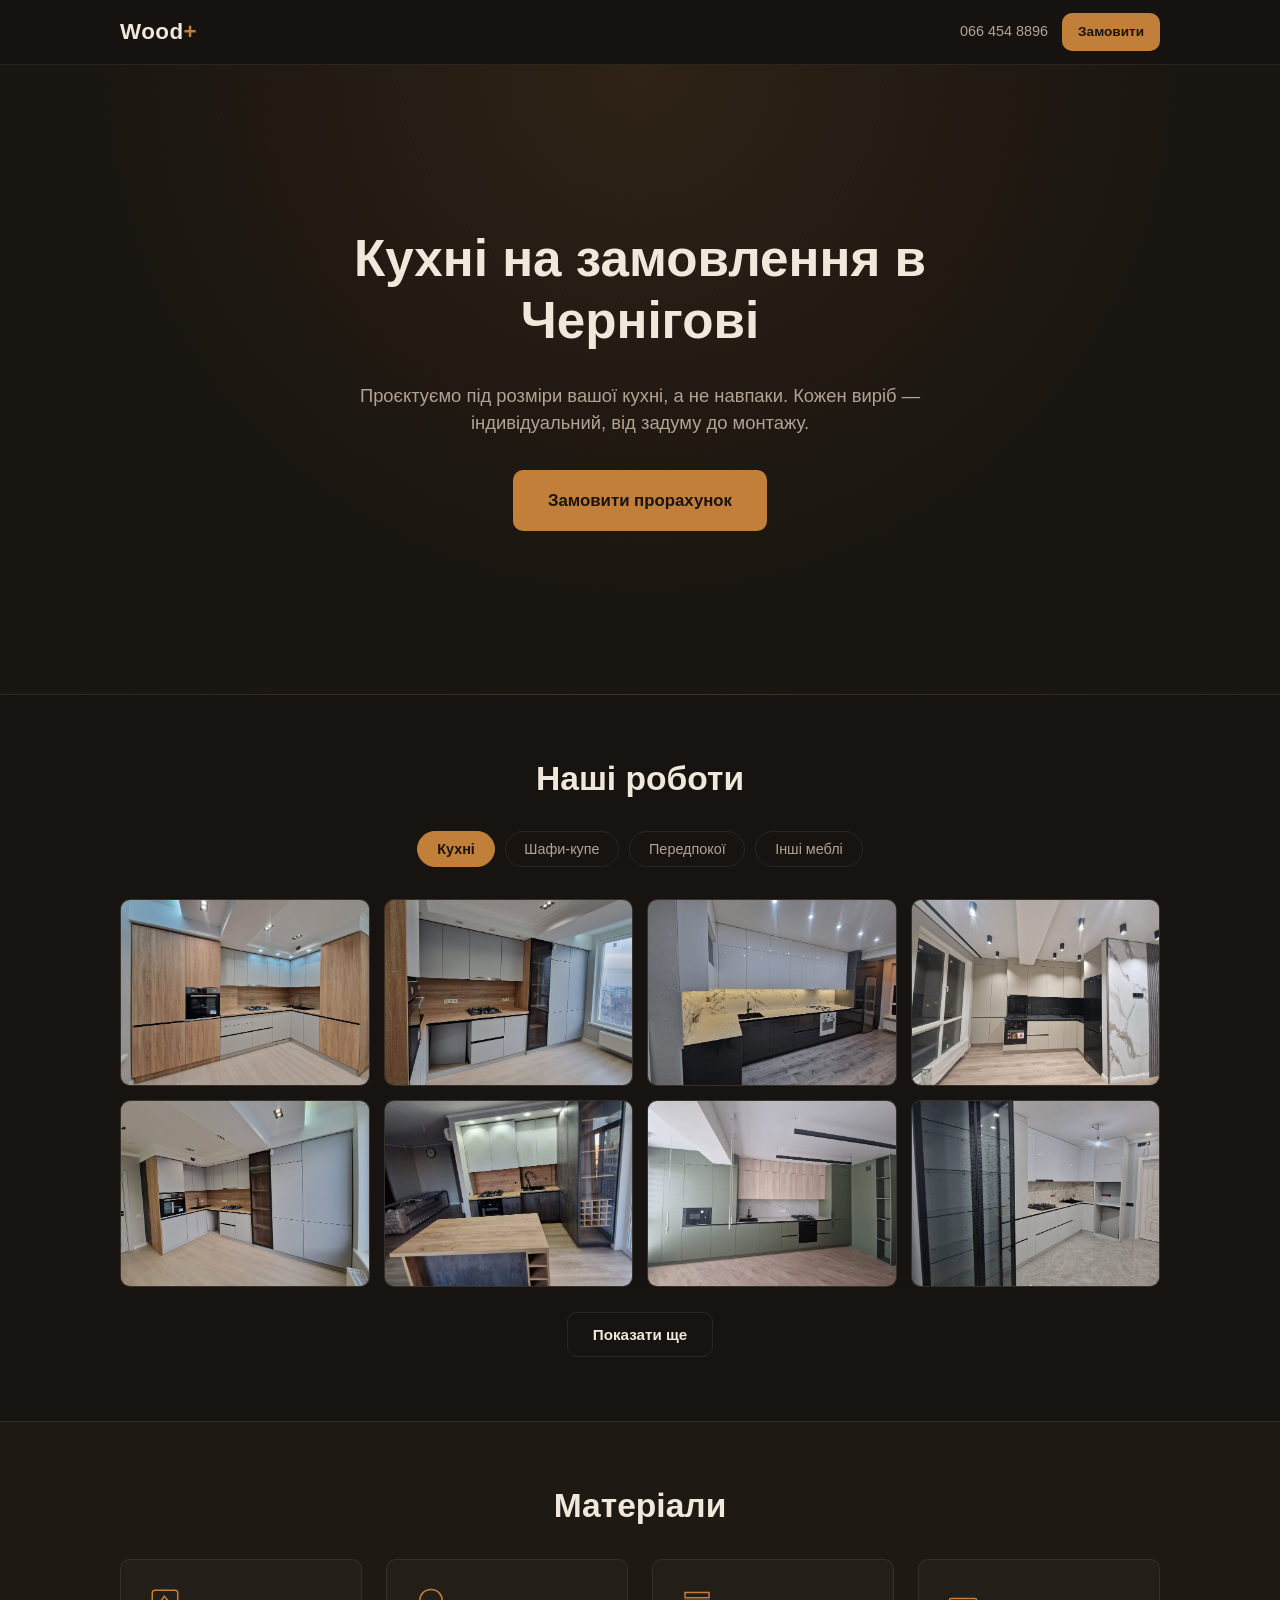
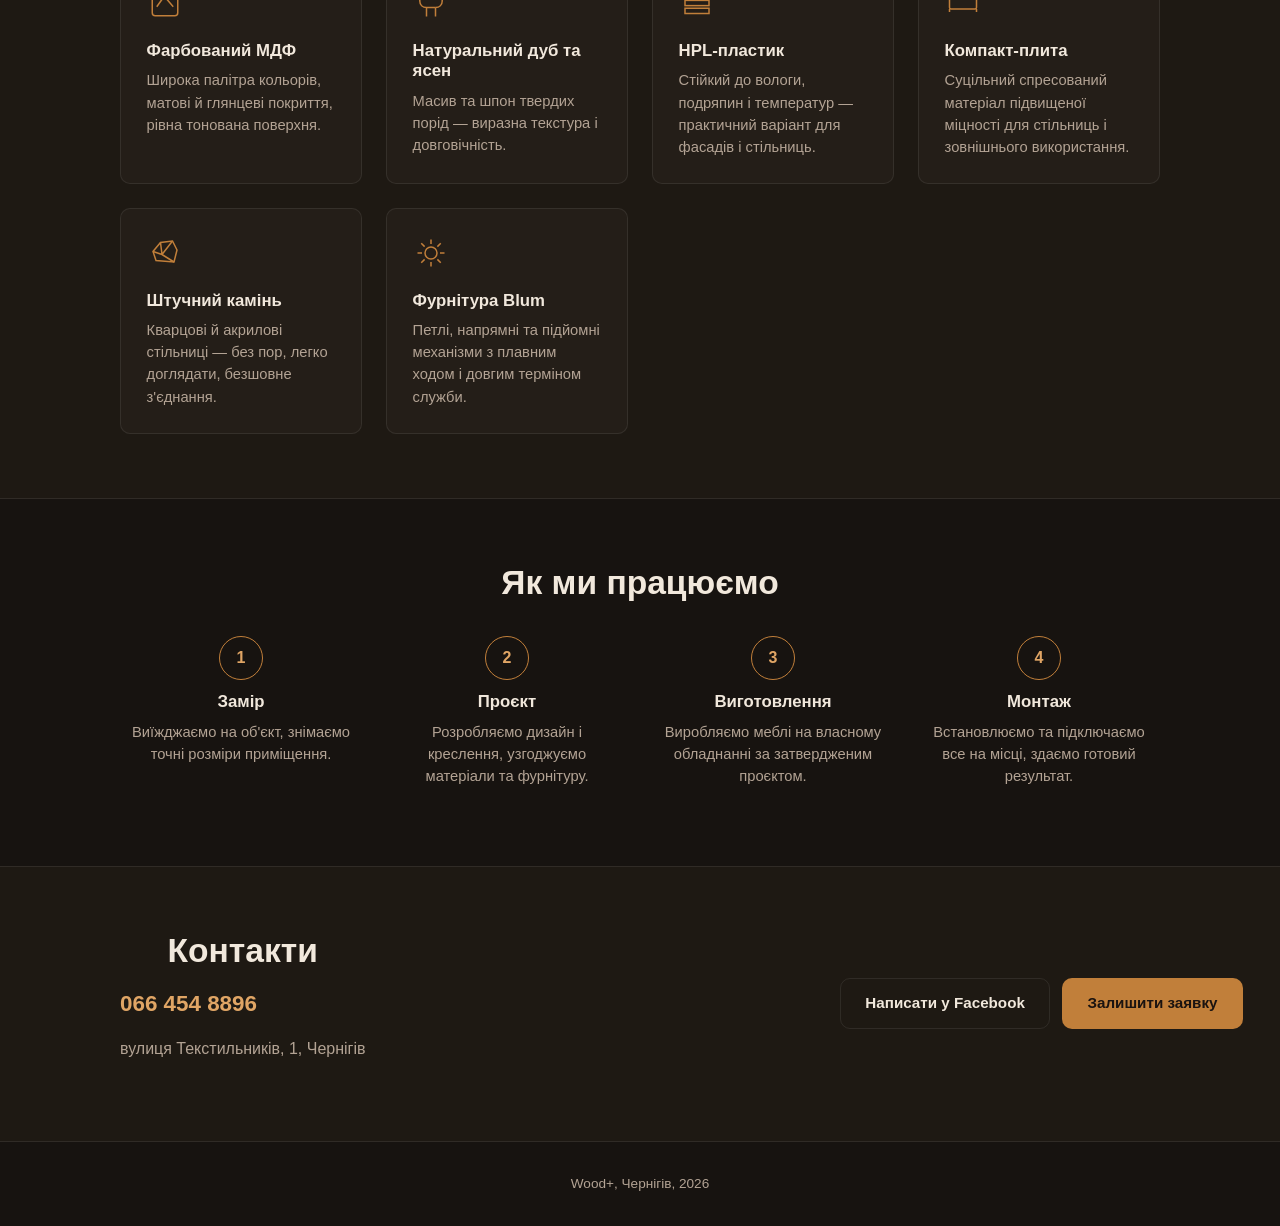
<file: index.html>
<!DOCTYPE html>
<html lang="uk">
<head>
<meta charset="UTF-8">
<meta name="viewport" content="width=device-width, initial-scale=1.0">
<title>Кухні на замовлення Чернігів | Wood+</title>
<meta name="description" content="Wood+ — меблева майстерня в Чернігові. Кухні на замовлення: індивідуальний проєкт, заміри, виготовлення та монтаж під ключ.">

<!-- Open Graph: замініть og:url на фінальну адресу GitHub Pages після публікації -->
<meta property="og:title" content="Кухні на замовлення Чернігів | Wood+">
<meta property="og:description" content="Меблева майстерня Wood+ у Чернігові. Кухні на замовлення: індивідуальний проєкт під ваш простір.">
<meta property="og:type" content="website">
<meta property="og:locale" content="uk_UA">
<meta property="og:image" content="images/og-cover.jpg">

<link rel="stylesheet" href="style.css">
</head>
<body>

<header class="site-header">
  <div class="wrap header-inner">
    <a href="#top" class="logo">Wood<span class="accent">+</span></a>
    <div class="header-actions">
      <a href="tel:+380664548896" class="phone-link">066 454 8896</a>
      <a href="https://forms.gle/1YgUfyLPK2hB9M4S6" target="_blank" rel="noopener" class="btn btn-accent btn-small">Замовити</a>
    </div>
  </div>
</header>

<main id="top">

  <section class="hero">
    <div class="wrap hero-inner">
      <h1>Кухні на замовлення в Чернігові</h1>
      <p class="hero-sub">Проєктуємо під розміри вашої кухні, а не навпаки. Кожен виріб — індивідуальний, від задуму до монтажу.</p>
      <a href="https://forms.gle/1YgUfyLPK2hB9M4S6" target="_blank" rel="noopener" class="btn btn-accent btn-large">Замовити прорахунок</a>
    </div>
  </section>

  <section class="section" id="works">
    <div class="wrap">
      <h2>Наші роботи</h2>

      <div class="filter-bar" role="tablist" aria-label="Категорії робіт">
        <button type="button" class="filter-btn is-active" data-category="kitchen">Кухні</button>
        <button type="button" class="filter-btn" data-category="wardrobe">Шафи-купе</button>
        <button type="button" class="filter-btn" data-category="hallway">Передпокої</button>
        <button type="button" class="filter-btn" data-category="other">Інші меблі</button>
      </div>

      <div class="gallery-grid" id="galleryGrid"></div>
    </div>
  </section>

  <section class="section section-alt" id="materials">
    <div class="wrap">
      <h2>Матеріали</h2>
      <div class="materials-grid">

        <div class="material-card">
          <svg class="material-icon" viewBox="0 0 48 48" fill="none" stroke="currentColor" stroke-width="2">
            <rect x="7" y="7" width="34" height="34" rx="4"/>
            <path d="M13 29 L23 15 L35 29" />
          </svg>
          <h3>Фарбований МДФ</h3>
          <p>Широка палітра кольорів, матові й глянцеві покриття, рівна тонована поверхня.</p>
        </div>

        <div class="material-card">
          <svg class="material-icon" viewBox="0 0 48 48" fill="none" stroke="currentColor" stroke-width="2">
            <path d="M24 6 C15 6 9 13 9 21 C9 27 13 30 18 30 L18 42 M30 30 L30 42 M18 30 L30 30"/>
            <path d="M24 6 C33 6 39 13 39 21 C39 27 35 30 30 30"/>
          </svg>
          <h3>Натуральний дуб та ясен</h3>
          <p>Масив та шпон твердих порід — виразна текстура і довговічність.</p>
        </div>

        <div class="material-card">
          <svg class="material-icon" viewBox="0 0 48 48" fill="none" stroke="currentColor" stroke-width="2">
            <rect x="8" y="10" width="32" height="7"/>
            <rect x="8" y="20.5" width="32" height="7"/>
            <rect x="8" y="31" width="32" height="7"/>
          </svg>
          <h3>HPL-пластик</h3>
          <p>Стійкий до вологи, подряпин і температур — практичний варіант для фасадів і стільниць.</p>
        </div>

        <div class="material-card">
          <svg class="material-icon" viewBox="0 0 48 48" fill="none" stroke="currentColor" stroke-width="2">
            <rect x="6" y="18" width="36" height="14" rx="2"/>
            <path d="M6 32 L6 36 M42 32 L42 36"/>
          </svg>
          <h3>Компакт-плита</h3>
          <p>Суцільний спресований матеріал підвищеної міцності для стільниць і зовнішнього використання.</p>
        </div>

        <div class="material-card">
          <svg class="material-icon" viewBox="0 0 48 48" fill="none" stroke="currentColor" stroke-width="2">
            <path d="M12 34 L8 22 L18 10 L34 8 L40 20 L36 36 Z"/>
            <path d="M8 22 L20 26 L36 36 M18 10 L20 26 M34 8 L20 26"/>
          </svg>
          <h3>Штучний камінь</h3>
          <p>Кварцові й акрилові стільниці — без пор, легко доглядати, безшовне з'єднання.</p>
        </div>

        <div class="material-card">
          <svg class="material-icon" viewBox="0 0 48 48" fill="none" stroke="currentColor" stroke-width="2">
            <circle cx="24" cy="24" r="8"/>
            <path d="M24 6 L24 12 M24 36 L24 42 M6 24 L12 24 M36 24 L42 24 M11 11 L15.5 15.5 M32.5 32.5 L37 37 M37 11 L32.5 15.5 M15.5 32.5 L11 37"/>
          </svg>
          <h3>Фурнітура Blum</h3>
          <p>Петлі, напрямні та підйомні механізми з плавним ходом і довгим терміном служби.</p>
        </div>

      </div>
    </div>
  </section>

  <section class="section" id="process">
    <div class="wrap">
      <h2>Як ми працюємо</h2>
      <ol class="steps">
        <li class="step">
          <span class="step-num">1</span>
          <h3>Замір</h3>
          <p>Виїжджаємо на об'єкт, знімаємо точні розміри приміщення.</p>
        </li>
        <li class="step">
          <span class="step-num">2</span>
          <h3>Проєкт</h3>
          <p>Розробляємо дизайн і креслення, узгоджуємо матеріали та фурнітуру.</p>
        </li>
        <li class="step">
          <span class="step-num">3</span>
          <h3>Виготовлення</h3>
          <p>Виробляємо меблі на власному обладнанні за затвердженим проєктом.</p>
        </li>
        <li class="step">
          <span class="step-num">4</span>
          <h3>Монтаж</h3>
          <p>Встановлюємо та підключаємо все на місці, здаємо готовий результат.</p>
        </li>
      </ol>
    </div>
  </section>

  <section class="section section-alt" id="contact">
    <div class="wrap contact-inner">
      <div class="contact-info">
        <h2>Контакти</h2>
        <p><a href="tel:+380664548896" class="contact-phone">066 454 8896</a></p>
        <p class="contact-address">вулиця Текстильників, 1, Чернігів</p>
      </div>
      <div class="contact-actions">
        <a href="https://www.facebook.com/profile.php?id=100065492979394" target="_blank" rel="noopener" class="btn btn-outline">Написати у Facebook</a>
        <a href="https://forms.gle/1YgUfyLPK2hB9M4S6" target="_blank" rel="noopener" class="btn btn-accent">Залишити заявку</a>
      </div>
    </div>
  </section>

</main>

<footer class="site-footer">
  <div class="wrap">
    <p>Wood+, Чернігів, <span id="year"></span></p>
  </div>
</footer>

<div class="lightbox" id="lightbox" aria-hidden="true">
  <button type="button" class="lightbox-close" id="lightboxClose" aria-label="Закрити">
    <svg viewBox="0 0 24 24" fill="none" stroke="currentColor" stroke-width="2"><path d="M5 5 L19 19 M19 5 L5 19"/></svg>
  </button>
  <div class="lightbox-content" id="lightboxContent"></div>
</div>

<script src="script.js"></script>
</body>
</html>
</file>
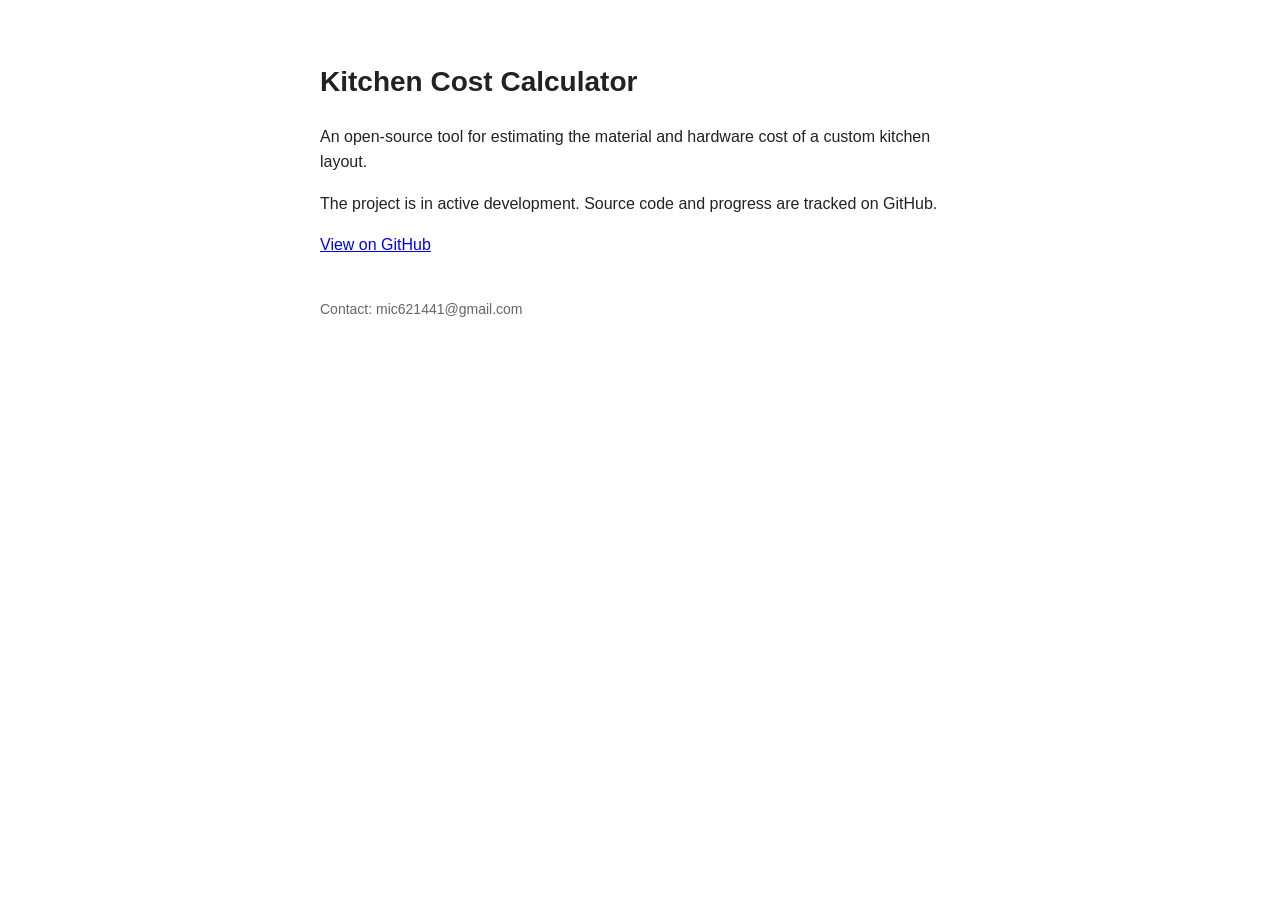
<file: calculator/index.html>
<!DOCTYPE html>
<html lang="en">
<head>
<meta charset="UTF-8">
<meta name="viewport" content="width=device-width, initial-scale=1.0">
<title>Kitchen Cost Calculator — Open Source Project</title>
<style>
  body {
    font-family: -apple-system, Segoe UI, Arial, sans-serif;
    max-width: 640px;
    margin: 60px auto;
    padding: 0 20px;
    line-height: 1.6;
    color: #222;
  }
  h1 { font-size: 28px; }
  code {
    background: #f4f4f4;
    padding: 2px 6px;
    border-radius: 4px;
  }
  footer {
    margin-top: 40px;
    font-size: 14px;
    color: #666;
  }
</style>
</head>
<body>

<h1>Kitchen Cost Calculator</h1>

<p>An open-source tool for estimating the material and hardware cost of a custom kitchen layout.</p>

<p>The project is in active development. Source code and progress are tracked on GitHub.</p>

<p><a href="https://github.com/mic621441-star/kitchen-calculator">View on GitHub</a></p>

<footer>
  Contact: mic621441@gmail.com
</footer>

</body>
</html>
</file>
<file: style.css>
:root {
  --bg: #171310;
  --bg-alt: #1e1913;
  --surface: #241e18;
  --border: rgba(255, 255, 255, 0.08);
  --text: #f1e8dc;
  --text-muted: #b3a394;
  --accent: #c17f3a;
  --accent-dark: #9c6329;
  --accent-light: #e0a565;
  --radius: 10px;
  --font: -apple-system, BlinkMacSystemFont, "Segoe UI", Roboto, Helvetica, Arial, sans-serif;
}

* {
  box-sizing: border-box;
}

html {
  scroll-behavior: smooth;
}

body {
  margin: 0;
  font-family: var(--font);
  background: var(--bg);
  color: var(--text);
  line-height: 1.5;
  -webkit-font-smoothing: antialiased;
}

img {
  max-width: 100%;
  display: block;
}

a {
  color: inherit;
}

h1, h2, h3 {
  font-weight: 600;
  line-height: 1.2;
  margin: 0 0 0.5em;
}

h2 {
  font-size: 1.75rem;
  text-align: center;
  margin-bottom: 2rem;
}

p {
  margin: 0 0 1em;
  color: var(--text-muted);
}

.wrap {
  max-width: 1080px;
  margin: 0 auto;
  padding: 0 20px;
}

/* Buttons */

.btn {
  display: inline-block;
  padding: 0.85em 1.6em;
  border-radius: var(--radius);
  text-decoration: none;
  font-weight: 600;
  font-size: 0.95rem;
  border: 1px solid transparent;
  cursor: pointer;
  transition: transform 0.15s ease, background 0.15s ease, border-color 0.15s ease;
  white-space: nowrap;
}

.btn:active {
  transform: scale(0.98);
}

.btn-accent {
  background: var(--accent);
  color: #1a1310;
}

.btn-accent:hover {
  background: var(--accent-light);
}

.btn-outline {
  background: transparent;
  border-color: var(--border);
  color: var(--text);
}

.btn-outline:hover {
  border-color: var(--accent);
  color: var(--accent-light);
}

.btn-small {
  padding: 0.55em 1.1em;
  font-size: 0.85rem;
}

.btn-large {
  padding: 1em 2em;
  font-size: 1.05rem;
}

/* Header */

.site-header {
  position: sticky;
  top: 0;
  z-index: 20;
  background: rgba(23, 19, 16, 0.9);
  backdrop-filter: blur(8px);
  border-bottom: 1px solid var(--border);
}

.header-inner {
  display: flex;
  align-items: center;
  justify-content: space-between;
  height: 64px;
}

.logo {
  font-size: 1.4rem;
  font-weight: 700;
  text-decoration: none;
  color: var(--text);
  letter-spacing: 0.02em;
}

.logo .accent {
  color: var(--accent);
}

.header-actions {
  display: flex;
  align-items: center;
  gap: 14px;
}

.phone-link {
  text-decoration: none;
  color: var(--text-muted);
  font-size: 0.9rem;
  display: none;
}

/* Hero */

.hero {
  min-height: 70vh;
  display: flex;
  align-items: center;
  background:
    radial-gradient(ellipse at top, rgba(193, 127, 58, 0.12), transparent 60%),
    repeating-linear-gradient(115deg, #1b1611 0px, #1b1611 2px, #191510 2px, #191510 4px);
  border-bottom: 1px solid var(--border);
  padding: 4rem 0;
}

.hero-inner {
  text-align: center;
  max-width: 720px;
}

.hero h1 {
  font-size: 2.1rem;
  margin-bottom: 0.6em;
}

.hero-sub {
  font-size: 1.05rem;
  margin-bottom: 1.8em;
}

/* Sections */

.section {
  padding: 4rem 0;
}

.section-alt {
  background: var(--bg-alt);
  border-top: 1px solid var(--border);
  border-bottom: 1px solid var(--border);
}

/* Gallery */

.filter-bar {
  display: flex;
  justify-content: center;
  gap: 10px;
  flex-wrap: wrap;
  margin-bottom: 2rem;
}

.filter-btn {
  padding: 0.6em 1.3em;
  border-radius: 999px;
  border: 1px solid var(--border);
  background: transparent;
  color: var(--text-muted);
  font-size: 0.9rem;
  font-family: inherit;
  cursor: pointer;
}

.filter-btn.is-active {
  background: var(--accent);
  border-color: var(--accent);
  color: #1a1310;
  font-weight: 600;
}

.filter-btn:disabled {
  opacity: 0.4;
  cursor: not-allowed;
}

.gallery-grid {
  display: grid;
  grid-template-columns: repeat(auto-fill, minmax(240px, 1fr));
  gap: 14px;
}

.gallery-item {
  position: relative;
  aspect-ratio: 4 / 3;
  background: var(--surface);
  border: 1px solid var(--border);
  border-radius: var(--radius);
  overflow: hidden;
  cursor: pointer;
}

.gallery-item img {
  width: 100%;
  height: 100%;
  object-fit: cover;
}

.gallery-item .placeholder-label {
  position: absolute;
  inset: 0;
  display: none;
  align-items: center;
  justify-content: center;
  color: var(--text-muted);
  font-size: 0.9rem;
  letter-spacing: 0.05em;
  text-transform: uppercase;
}

.gallery-item.img-missing img {
  display: none;
}

.gallery-item.img-missing .placeholder-label {
  display: flex;
}

.show-more-btn {
  display: block;
  margin: 1.6rem auto 0;
}

/* Materials */

.materials-grid {
  display: grid;
  grid-template-columns: repeat(auto-fit, minmax(220px, 1fr));
  gap: 1.5rem;
}

.material-card {
  background: var(--surface);
  border: 1px solid var(--border);
  border-radius: var(--radius);
  padding: 1.6rem;
}

.material-icon {
  width: 36px;
  height: 36px;
  color: var(--accent);
  margin-bottom: 0.8rem;
}

.material-card h3 {
  font-size: 1.05rem;
}

.material-card p {
  font-size: 0.92rem;
  margin-bottom: 0;
}

/* Steps */

.steps {
  list-style: none;
  margin: 0;
  padding: 0;
  display: grid;
  grid-template-columns: repeat(auto-fit, minmax(200px, 1fr));
  gap: 1.5rem;
}

.step {
  text-align: center;
  padding: 0 0.5rem;
}

.step-num {
  display: inline-flex;
  align-items: center;
  justify-content: center;
  width: 44px;
  height: 44px;
  border-radius: 50%;
  border: 1px solid var(--accent);
  color: var(--accent-light);
  font-weight: 700;
  margin-bottom: 0.8rem;
}

.step h3 {
  font-size: 1.05rem;
}

.step p {
  font-size: 0.92rem;
}

/* Contact */

.contact-inner {
  display: flex;
  flex-direction: column;
  gap: 2rem;
  align-items: center;
  text-align: center;
}

.contact-info h2 {
  margin-bottom: 1rem;
}

.contact-phone {
  font-size: 1.4rem;
  font-weight: 700;
  text-decoration: none;
  color: var(--accent-light);
}

.contact-address {
  color: var(--text-muted);
}

.contact-actions {
  display: flex;
  flex-direction: column;
  gap: 12px;
  width: 100%;
  max-width: 320px;
}

/* Footer */

.site-footer {
  padding: 2rem 0;
  text-align: center;
  color: var(--text-muted);
  font-size: 0.85rem;
}

.site-footer p {
  margin: 0;
  color: var(--text-muted);
}

/* Lightbox */

.lightbox {
  position: fixed;
  inset: 0;
  z-index: 50;
  background: rgba(10, 8, 6, 0.92);
  display: none;
  align-items: center;
  justify-content: center;
  padding: 24px;
}

.lightbox.is-open {
  display: flex;
}

.lightbox-content {
  max-width: 100%;
  max-height: 100%;
  display: flex;
  align-items: center;
  justify-content: center;
}

.lightbox-content img {
  max-width: 90vw;
  max-height: 85vh;
  border-radius: 8px;
  object-fit: contain;
}

.lightbox-content .placeholder-label {
  color: var(--text-muted);
  font-size: 1.1rem;
  text-transform: uppercase;
  letter-spacing: 0.05em;
}

.lightbox-close {
  position: absolute;
  top: 20px;
  right: 20px;
  width: 40px;
  height: 40px;
  border-radius: 50%;
  border: 1px solid var(--border);
  background: rgba(255, 255, 255, 0.05);
  color: var(--text);
  cursor: pointer;
  display: flex;
  align-items: center;
  justify-content: center;
}

.lightbox-close svg {
  width: 18px;
  height: 18px;
}

/* Responsive */

@media (min-width: 600px) {
  .phone-link {
    display: inline-block;
  }

  .hero h1 {
    font-size: 2.6rem;
  }

  .contact-inner {
    flex-direction: row;
    justify-content: space-between;
    text-align: left;
  }

  .contact-actions {
    flex-direction: row;
  }
}

@media (min-width: 1000px) {
  .hero h1 {
    font-size: 3.2rem;
  }

  .hero-sub {
    font-size: 1.15rem;
  }

  h2 {
    font-size: 2.1rem;
  }
}
</file>
